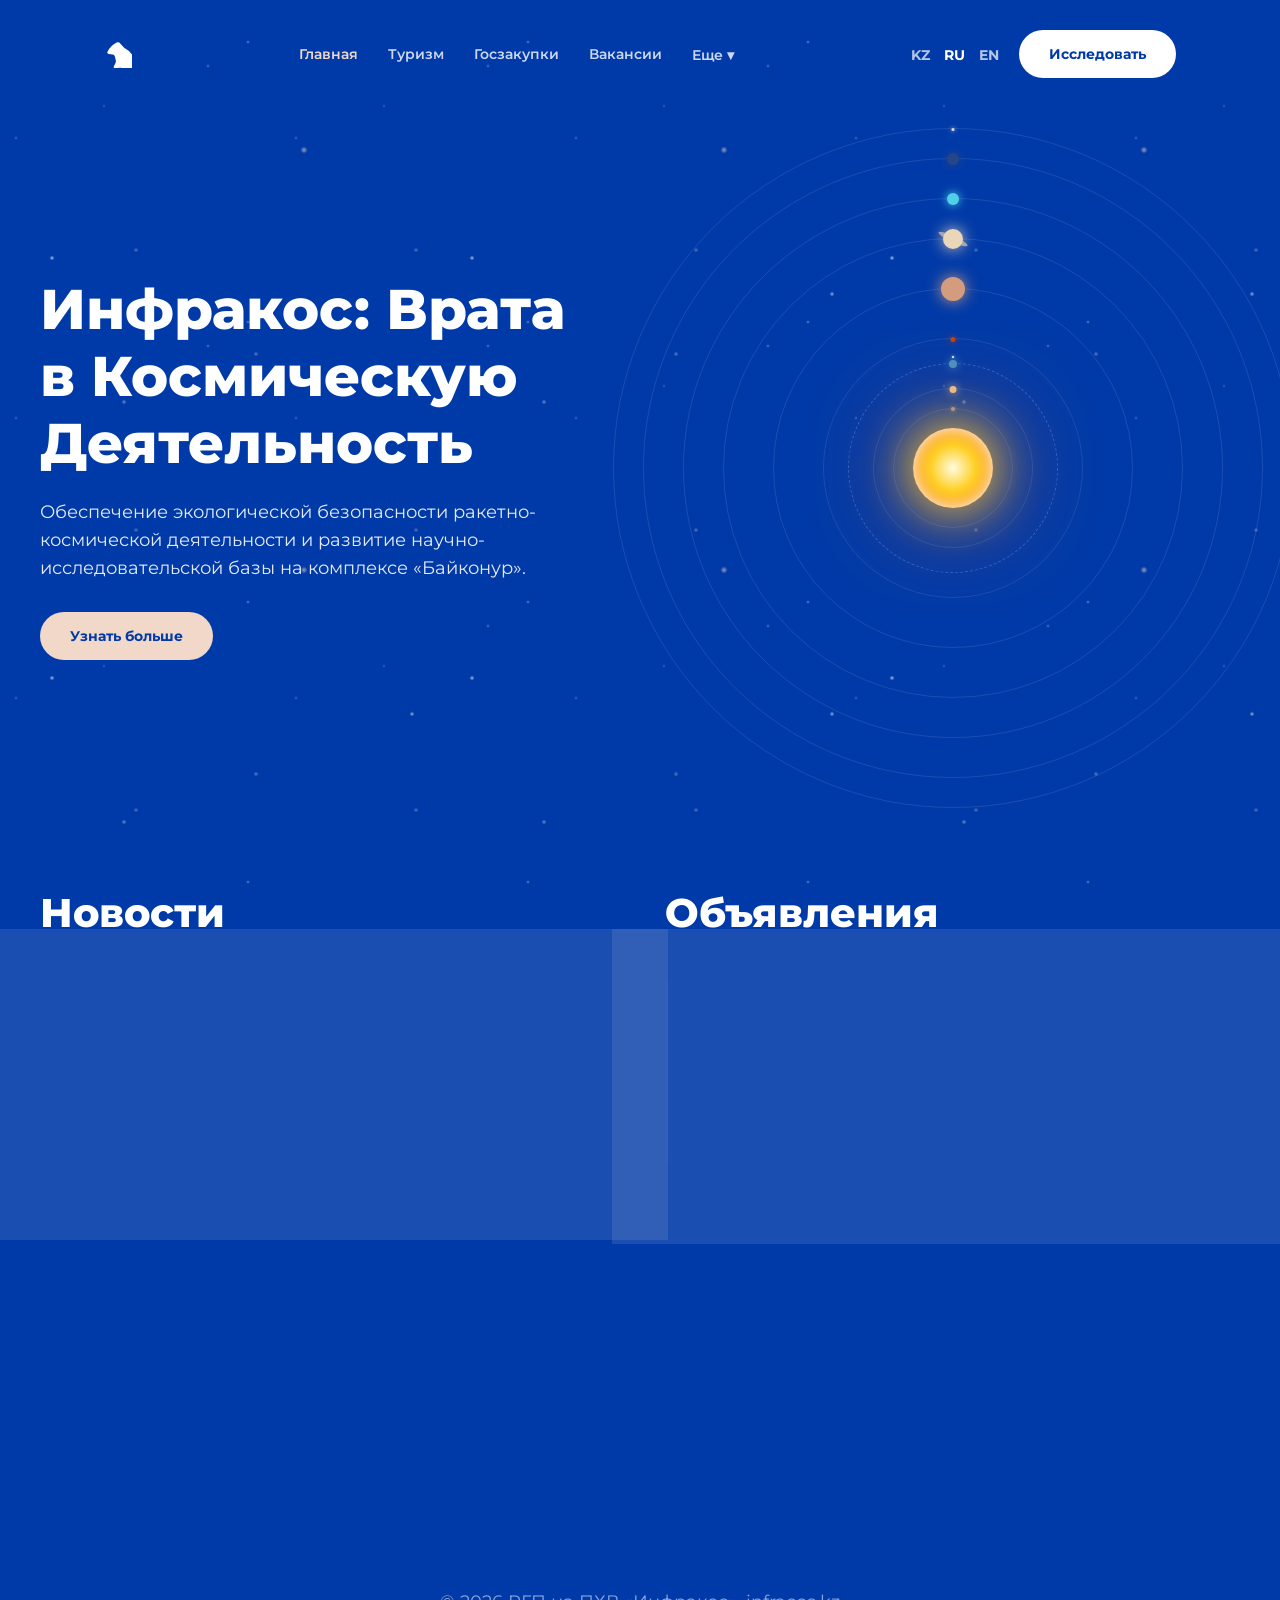
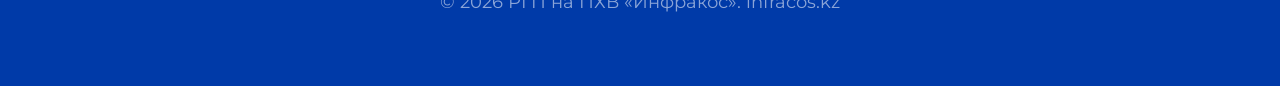
<file: index.html>
<!DOCTYPE html>
<html lang="ru">
<head>
    <meta charset="UTF-8">
    <meta name="viewport" content="width=device-width, initial-scale=1.0">
    <title>Инфракос — Официальный сайт</title>
    <link rel="stylesheet" href="style.css">
    <link href="https://fonts.googleapis.com/css2?family=Montserrat:wght@400;600;700;800&display=swap" rel="stylesheet">
</head>
<body>

    <div class="global-stars-wrapper">
        <div class="stars-layer stars-slow parallax-layer" data-speed="-1"></div>
        <div class="stars-layer stars-fast parallax-layer" data-speed="-2"></div>
    </div>

    <header class="header container">
        <div class="logo">
            <svg viewBox="0 0 24 24" fill="white" width="28" height="28"><path d="M13.13 2.21a2.82 2.82 0 0 0-2.26 0 17.5 17.5 0 0 0-7.85 7.85c-.4.82.16 1.76 1.05 1.88l3.43.49c.84.12 1.54.73 1.75 1.55l.8 3.22c.22.9.11 1.86-.3 2.68l-1.37 2.75c-.38.75.24 1.62 1.08 1.54l4.24-.42c1.07-.11 2.03.49 2.5 1.45l1.6 3.2c.4 1 .07 2.19-.8 2.74a17.43 17.43 0 0 0 8.08-8.08c1.37-2.73 1.37-5.94 0-8.67a17.5 17.5 0 0 0-7.85-7.85z"/></svg>
        </div>
        
        <nav class="nav-menu" id="navMenu">
            <a href="#home" data-i18n="nav_home">Главная</a>
            <a href="#tourism" data-i18n="nav_tourism">Туризм</a>
            <a href="#procurement" data-i18n="nav_procurement">Госзакупки</a>
            <a href="#vacancies" data-i18n="nav_vacancies">Вакансии</a>
            <div class="dropdown">
                <span class="dropdown-title" data-i18n="nav_more">Еще ▾</span>
                <div class="dropdown-content">
                    <a href="#management" data-i18n="nav_management">Руководство</a>
                    <a href="#departments" data-i18n="nav_departments">Отделы</a>
                    <a href="#realization" data-i18n="nav_realization">Реализация</a>
                    <a href="#compliance" data-i18n="nav_compliance">Комплаенс</a>
                    <a href="#contacts" data-i18n="nav_contacts">Контакты</a>
                </div>
            </div>
        </nav>

        <div class="header-right">
            <div class="lang-switch" id="langSwitch">
                <span data-lang="kz">KZ</span>
                <span data-lang="ru" class="active">RU</span>
                <span data-lang="en">EN</span>
            </div>
            <a href="#tourism" class="btn btn-white hidden-mobile" data-i18n="btn_explore" style="text-decoration:none;">Исследовать</a>
            <div class="burger-menu" id="burgerMenu">
                <span></span><span></span><span></span>
            </div>
        </div>
    </header>

    <main id="app-root"></main>

    <footer class="container text-center" style="padding: 40px 0; opacity: 0.6; position: relative; z-index: 10;">
        <p>&copy; 2026 РГП на ПХВ «Инфракос». infracos.kz</p>
    </footer>

    <template id="page-home">
        <section class="section hero-section container grid-2 align-center">
            <div class="text-content" style="position: relative; z-index: 10;">
                <h1 data-i18n="hero_title">Инфракос: Врата в Космическую Деятельность</h1>
                <p data-i18n="hero_desc">Обеспечение экологической безопасности ракетно-космической деятельности и развитие научно-исследовательской базы на комплексе «Байконур».</p>
                <div class="btns-group">
                    <a href="#tourism" class="btn btn-peach" data-i18n="btn_more" style="text-decoration:none;">Узнать больше</a>
                </div>
            </div>
            
            <div class="illustration-wrapper">
                <div class="parallax-layer" data-speed="1.5" style="width:100%; height:100%; display:flex; justify-content:center; align-items:center;">
                    <div class="solar-system-group">
                        <div class="sun"></div>
                        <div class="orbit orbit-1"><div class="planet planet-1"></div></div>
                        <div class="orbit orbit-2"><div class="planet planet-2"></div></div>
                        <div class="orbit orbit-3"><div class="planet planet-3"><div class="moon"></div></div></div>
                        <div class="orbit orbit-4"><div class="planet planet-4"></div></div>
                        <div class="orbit orbit-5"><div class="planet planet-5"></div></div>
                        <div class="orbit orbit-6"><div class="planet planet-6"></div></div>
                        <div class="orbit orbit-7"><div class="planet planet-7"></div></div>
                        <div class="orbit orbit-8"><div class="planet planet-8"></div></div>
                        <div class="orbit orbit-9"><div class="planet planet-9"></div></div>
                    </div>
                </div>
            </div>
        </section>

        <section class="section container grid-2" style="position: relative; z-index: 10;">
            <div>
                <h2 data-i18n="title_news">Новости</h2>
                <div class="card">
                    <div class="badge">15.03.2026</div>
                    <h3 data-i18n="news_1">Итоги научной конференции</h3>
                    <p data-i18n="news_1_desc">Обсуждение новых методов эко-контроля.</p>
                </div>
            </div>
            <div>
                <h2 data-i18n="title_ads">Объявления</h2>
                <div class="card">
                    <div class="badge" style="background: var(--peach); color: var(--bg-main);" data-i18n="tag_tender">Закупки</div>
                    <h3 data-i18n="ad_1">План закупок на II квартал</h3>
                    <a href="#procurement" class="btn btn-white" data-i18n="btn_explore" style="margin-top:15px; display:inline-block; text-decoration:none;">Подробнее</a>
                </div>
            </div>
        </section>
    </template>

    <template id="page-tourism">
        <section class="section container" style="position: relative; z-index: 10;">
            <h1 data-i18n="page_tourism_title">Туризм на комплексе «Байконур»</h1>
            <div class="grid-2" style="margin-bottom: 50px;">
                <div class="card"><h3 data-i18n="tour_obj1">Стартовые площадки</h3><p>Посещение исторических мест запуска.</p></div>
                <div class="card"><h3 data-i18n="tour_obj2">Музей космонавтики</h3><p>Уникальные экспонаты освоения космоса.</p></div>
            </div>
            <h2 data-i18n="tour_price">Прайс-лист</h2>
            <div class="card p-0" style="padding: 0; overflow-x: auto;">
                <table class="data-table">
                    <tr><th data-i18n="table_service">Услуга</th><th>Стоимость</th></tr>
                    <tr><td data-i18n="price_1">Посещение визит-центра</td><td>5 000 ₸</td></tr>
                    <tr><td data-i18n="price_2">Выезд на стартовый комплекс</td><td>25 000 ₸</td></tr>
                </table>
            </div>
        </section>
    </template>

    <template id="page-procurement">
        <section class="section container" style="position: relative; z-index: 10;">
            <h1 data-i18n="nav_procurement">Государственные закупки</h1>
            <div class="card" style="padding: 0; overflow-x: auto;">
                <table class="data-table">
                    <tr><th>№</th><th>Наименование</th><th>Статус</th></tr>
                    <tr><td>1</td><td>Закупка лабораторного оборудования</td><td style="color: #4CAF50;">Активен</td></tr>
                    <tr><td>2</td><td>Услуги клининга визит-центра</td><td style="color: #FF9800;">Завершен</td></tr>
                </table>
            </div>
        </section>
    </template>

    <template id="page-vacancies">
        <section class="section container" style="position: relative; z-index: 10;">
            <h1 data-i18n="nav_vacancies">Вакансии</h1>
            <div class="card">
                <h3>Инженер-эколог</h3>
                <p>Требования: высшее образование, опыт работы от 3 лет, знание экологического законодательства РК.</p>
                <button class="btn btn-peach" style="margin-top: 15px;">Откликнуться</button>
            </div>
        </section>
    </template>

    <template id="page-management"><section class="section container" style="position: relative; z-index: 10;"><h1 data-i18n="nav_management">Руководство</h1><div class="card"><p>Информация о руководстве предприятия.</p></div></section></template>
    <template id="page-departments"><section class="section container" style="position: relative; z-index: 10;"><h1 data-i18n="nav_departments">Отделы</h1><div class="card"><p>Научно-исследовательский отдел, Отдел туризма и др.</p></div></section></template>
    <template id="page-realization"><section class="section container" style="position: relative; z-index: 10;"><h1 data-i18n="nav_realization">Реализация</h1><div class="card"><p>Реализация активов предприятия.</p></div></section></template>
    <template id="page-compliance"><section class="section container" style="position: relative; z-index: 10;"><h1 data-i18n="nav_compliance">Комплаенс служба</h1><div class="card"><p>Противодействие коррупции и этика.</p></div></section></template>
    <template id="page-contacts">
        <section class="section container" style="position: relative; z-index: 10;">
            <h1 data-i18n="nav_contacts">Контакты</h1>
            <div class="card grid-2">
                <div><p><strong>Адрес:</strong> комплекс «Байконур»</p><p><strong>Сайт:</strong> infracos.kz</p></div>
            </div>
        </section>
    </template>

    <script src="script.js"></script>
</body>
</html>
</file>
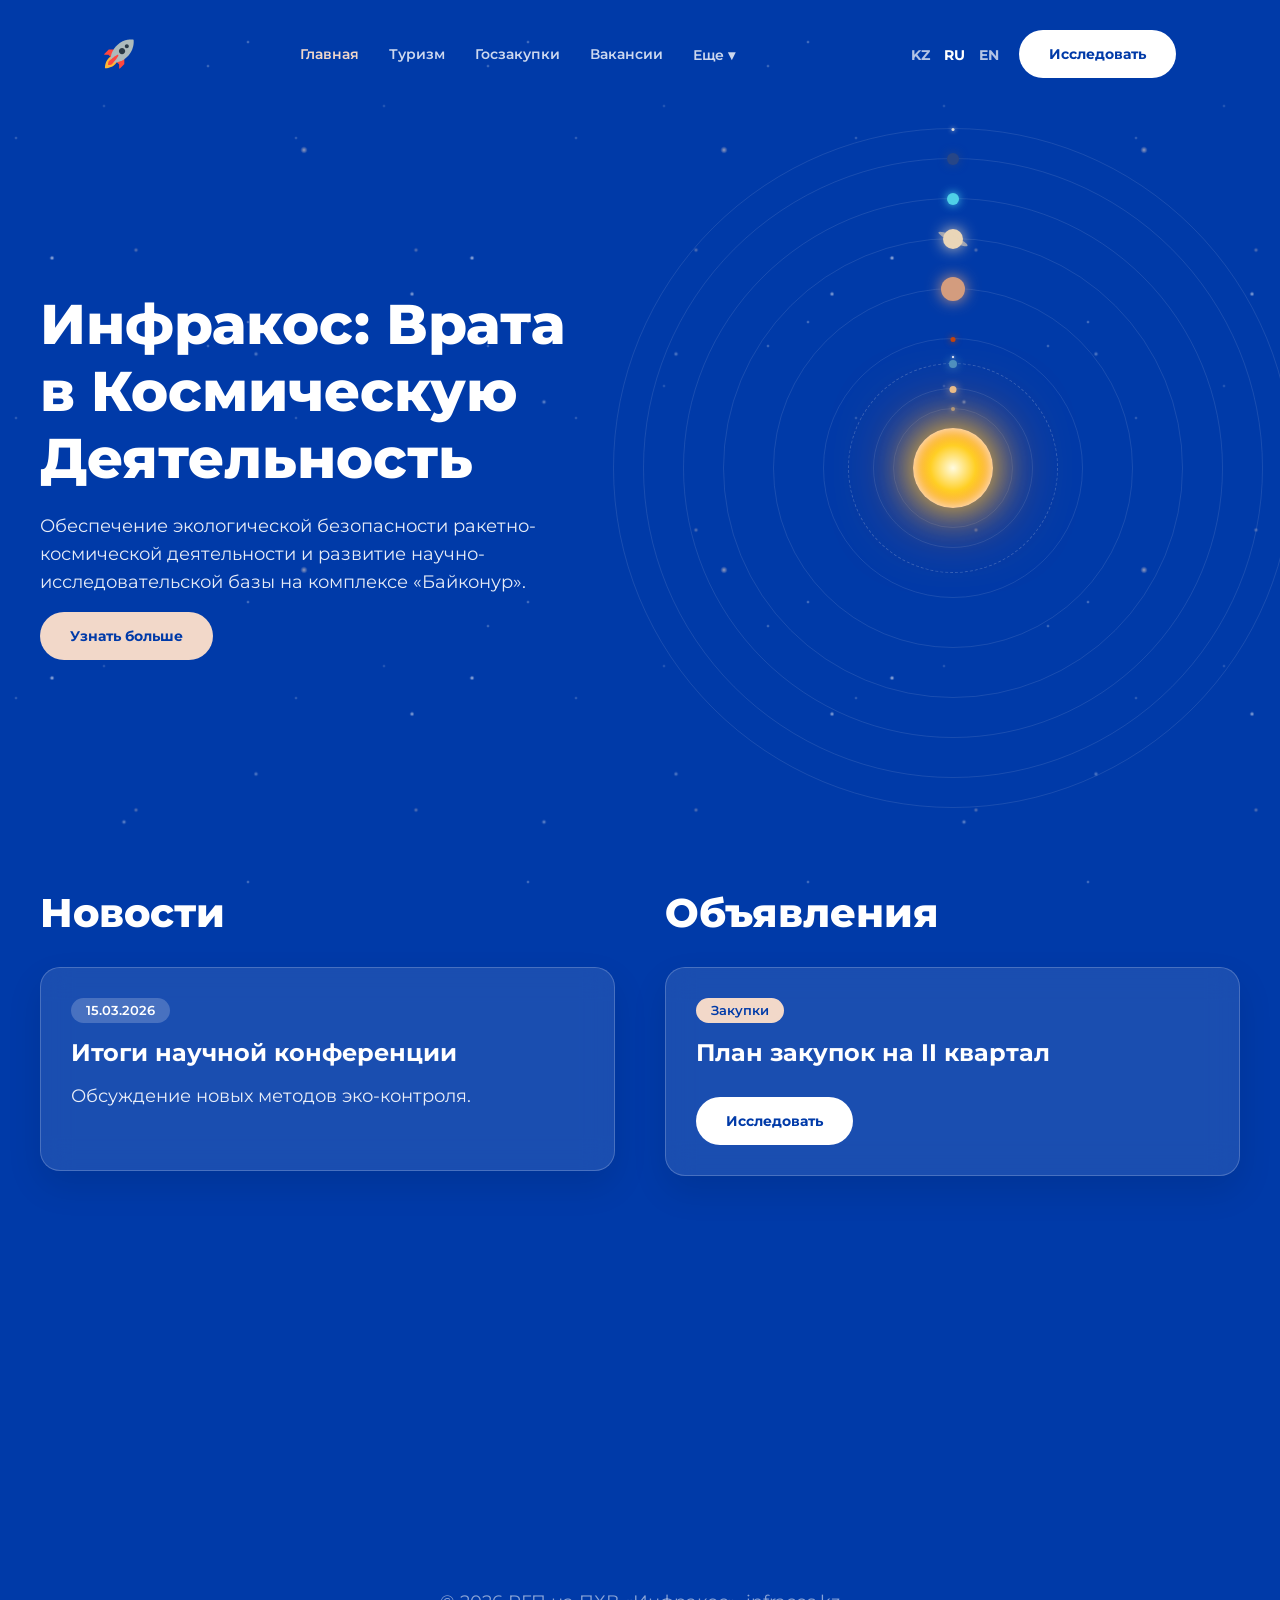
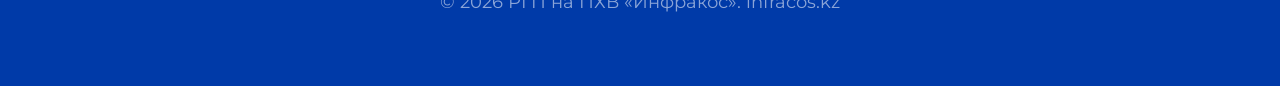
<file: infracos/index.html>
<!DOCTYPE html>
<html lang="ru">
<head>
    <meta charset="UTF-8">
    <meta name="viewport" content="width=device-width, initial-scale=1.0">
    <title>Инфракос — Официальный сайт</title>
    <link rel="stylesheet" href="style.css">
    <link href="https://fonts.googleapis.com/css2?family=Montserrat:wght@400;600;700;800&display=swap" rel="stylesheet">
</head>
<body>

    <div class="global-stars-wrapper">
        <div class="stars-layer stars-slow parallax-layer" data-speed="-1"></div>
        <div class="stars-layer stars-fast parallax-layer" data-speed="-2"></div>
    </div>

    <header class="header container">
        <div class="logo">
            <svg width="30px" height="30px" viewBox="0 0 512 512" xmlns="http://www.w3.org/2000/svg" xmlns:xlink="http://www.w3.org/1999/xlink" aria-hidden="true" role="img" class="iconify iconify--fxemoji" preserveAspectRatio="xMidYMid meet"><path fill="#FFB636" d="M204.854 309.75l.668 1.748c.208.564.522 1.32.791 2.115l.971 2.795c.38 1.069.689 2.149 1.094 3.4c.386 1.234.843 2.615 1.201 3.973l1.25 4.47c.412 1.558.758 3.122 1.175 4.826a162.186 162.186 0 0 1 3.798 22.366c.426 4.01.607 8.007.696 12.117c.006 4.028-.091 8.159-.468 12.194a101.15 101.15 0 0 1-1.825 11.94a84.231 84.231 0 0 1-3.351 11.379c-2.757 7.354-6.624 14.15-11.647 20.157c-2.485 3.031-5.389 5.734-8.266 8.533c-2.918 2.758-5.904 5.517-9.021 8.191a238.747 238.747 0 0 1-19.729 15.385c-6.908 4.858-14.174 9.358-21.627 13.487a259.059 259.059 0 0 1-11.347 5.865a260.232 260.232 0 0 1-11.582 5.217c-7.784 3.247-15.627 6.066-23.403 8.401a238.5 238.5 0 0 1-22.815 5.681c-14.714 2.934-28.219 4.137-38.257 4.394l-3.589.062l-3.223-.003l-5.218-.139l-3.345-.196l-1.182-.102l-.102-1.182l-.196-3.345l-.139-5.218l-.003-3.223l.062-3.589c.257-10.038 1.459-23.543 4.394-38.257a238.936 238.936 0 0 1 5.68-22.815c2.335-7.776 5.154-15.62 8.401-23.403a260.75 260.75 0 0 1 5.217-11.582c1.86-3.816 3.81-7.611 5.865-11.347c4.129-7.453 8.629-14.719 13.487-21.627a238.532 238.532 0 0 1 15.385-19.729c2.674-3.117 5.432-6.104 8.191-9.021c2.799-2.877 5.502-5.781 8.533-8.266c6.008-5.023 12.803-8.89 20.157-11.647a84.376 84.376 0 0 1 11.379-3.351a101.15 101.15 0 0 1 11.94-1.825c4.035-.377 8.167-.474 12.194-.468c4.11.088 8.106.27 12.117.696a162.035 162.035 0 0 1 22.366 3.798c1.703.416 3.267.763 4.826 1.175l4.47 1.25c1.358.359 2.74.815 3.973 1.201c1.252.404 2.331.714 3.4 1.094l2.795.971c.795.269 1.551.583 2.115.791c1.149.435 1.744.663 1.744.663z"></path><path fill="#FF473E" d="M76.86 181.752L4.346 254.266c-5.012 5.012-1.462 13.582 5.626 13.582h60.945c2.11 0 4.134.838 5.626 2.33l39.572 39.572l64.271-130.328h-97.9a7.952 7.952 0 0 0-5.626 2.33z"></path><path fill="#FF473E" d="M216.161 392.592l39.572 39.572a7.957 7.957 0 0 1 2.33 5.626v60.945c0 7.088 8.57 10.638 13.582 5.626l72.514-72.514a7.957 7.957 0 0 0 2.33-5.626v-97.9l-130.328 64.271z"></path><path fill="#ADBBBC" d="M505.647 17.875l.077.637c.047.419.139 1.065.205 1.862c.131 1.593.428 4.061.569 7.033c.452 6.114.756 14.721.543 25.076c-.207 10.361-.937 22.464-2.519 35.602c-.354 3.326-.859 6.619-1.347 10.041c-.453 3.457-1.098 6.834-1.687 10.373c-1.21 7.047-2.72 14.218-4.463 21.533a361.335 361.335 0 0 1-13.805 44.697c-5.738 15.021-12.624 30.025-20.695 44.6c-8.083 14.563-17.278 28.768-27.555 42.27c-10.263 13.515-21.594 26.34-33.751 38.338c-12.157 11.999-25.124 23.187-38.748 33.341c-3.407 2.537-6.834 5.032-10.338 7.419c-3.466 2.426-7.007 4.746-10.536 7.044c-7.092 4.562-14.334 8.831-21.651 12.837a361.966 361.966 0 0 1-44.669 20.626a372.522 372.522 0 0 1-44.644 13.858c-7.299 1.759-14.432 3.307-21.467 4.528l-5.179.933c-1.716.294-3.457.536-5.147.801l-5.015.765l-4.974.633c-13.067 1.653-25.09 2.463-35.375 2.746c-10.274.294-18.832.04-24.876-.343c-2.942-.111-5.394-.393-6.968-.504c-.789-.058-1.43-.145-1.844-.187l-.631-.07c-4.782-.533-8.409-4.329-8.919-8.919l-.07-.63c-.042-.414-.129-1.055-.187-1.844c-.111-1.574-.393-4.025-.504-6.968c-.382-6.044-.636-14.601-.343-24.876c.283-10.285 1.093-22.308 2.746-35.375l.633-4.974l.765-5.015c.265-1.69.508-3.43.801-5.147l.933-5.179c1.221-7.035 2.769-14.168 4.528-21.467a372.104 372.104 0 0 1 13.858-44.644a362.26 362.26 0 0 1 20.626-44.669c4.007-7.316 8.276-14.559 12.837-21.651c2.298-3.529 4.618-7.07 7.044-10.536c2.387-3.505 4.882-6.931 7.419-10.338c10.154-13.624 21.342-26.592 33.341-38.748c11.998-12.157 24.823-23.488 38.338-33.751c13.502-10.276 27.707-19.472 42.27-27.555c14.575-8.071 29.58-14.957 44.6-20.695a361.335 361.335 0 0 1 44.697-13.805c7.315-1.743 14.486-3.253 21.533-4.463c3.539-.589 6.916-1.234 10.373-1.687c3.422-.488 6.714-.994 10.041-1.347c13.138-1.582 25.241-2.312 35.602-2.519c10.355-.213 18.962.09 25.076.543c2.972.141 5.44.439 7.033.569c.797.066 1.443.157 1.862.205l.637.077c4.769.575 8.37 4.354 8.92 8.919z"></path><path fill="#FF473E" d="M243.106 271.497l.583 1.577c.325.981.763 2.392 1.065 3.964c.716 3.255.953 7.217-.341 10.663c-.638 1.732-1.818 3.176-2.929 4.922l-3.693 5.555l-8.865 13.312a1631.323 1631.323 0 0 1-10.652 15.587a1262.693 1262.693 0 0 1-12.115 17.172l-6.51 8.959l-6.764 9.085c-4.589 6.076-9.285 12.215-14.06 18.274a1161.386 1161.386 0 0 1-14.364 17.97c-4.781 5.885-9.469 11.692-14.083 17.235l-6.769 8.192c-2.242 2.646-4.281 5.389-6.649 7.677c-2.353 2.302-5.068 4.116-8.188 5.376c-3.093 1.287-6.479 2.133-9.753 2.923a195.747 195.747 0 0 1-18.695 3.482c-2.904.397-5.681.709-8.304.944c-2.609.248-5.133.347-7.345.506c-2.229.141-4.357.129-6.135.192c-1.805.036-3.43-.023-4.702-.025c-1.299-.029-2.337-.094-3.016-.117l-1.066-.072l-.072-1.066c-.023-.679-.088-1.718-.117-3.016c-.002-1.272-.061-2.896-.025-4.702c.062-1.779.051-3.906.192-6.135c.158-2.212.258-4.736.506-7.345c.234-2.622.546-5.4.944-8.304a195.747 195.747 0 0 1 3.482-18.695c.79-3.273 1.636-6.659 2.923-9.753c1.26-3.121 3.074-5.835 5.376-8.188c2.288-2.367 5.031-4.406 7.678-6.648l8.192-6.769c5.543-4.614 11.35-9.303 17.235-14.083c5.875-4.79 11.893-9.607 17.97-14.364c6.059-4.776 12.198-9.471 18.274-14.06l9.085-6.764l8.959-6.51a1271.61 1271.61 0 0 1 17.172-12.115c5.5-3.811 10.739-7.375 15.587-10.652l13.312-8.865l5.555-3.693c1.745-1.111 3.189-2.291 4.922-2.929c3.446-1.294 7.408-1.057 10.663-.341c1.572.302 2.983.74 3.964 1.065l1.573.579z"></path><path fill="#2B3B47" d="M362.113 206.66c0 29.917-24.253 54.17-54.17 54.17s-54.17-24.253-54.17-54.17s24.253-54.17 54.17-54.17s54.17 24.253 54.17 54.17zm27.229-115.881c-19.044 0-34.482 15.438-34.482 34.482s15.438 34.482 34.482 34.482s34.482-15.438 34.482-34.482s-15.438-34.482-34.482-34.482z"></path></svg>
        </div>
        <nav class="nav-menu">
            <a href="#home" data-i18n="nav_home">Главная</a>
            <a href="#tourism" data-i18n="nav_tourism">Туризм</a>
            <a href="#procurement" data-i18n="nav_procurement">Госзакупки</a>
            <a href="#vacancies" data-i18n="nav_vacancies">Вакансии</a>
            <div class="dropdown">
                <span class="dropdown-title" data-i18n="nav_more">Еще ▾</span>
                <div class="dropdown-content">
                    <a href="#management" data-i18n="nav_management">Руководство</a>
                    <a href="#departments" data-i18n="nav_departments">Отделы</a>
                    <a href="#realization" data-i18n="nav_realization">Реализация</a>
                    <a href="#compliance" data-i18n="nav_compliance">Комплаенс</a>
                    <a href="#contacts" data-i18n="nav_contacts">Контакты</a>
                </div>
            </div>
        </nav>
        <div class="header-right">
            <div class="lang-switch" id="langSwitch">
                <span data-lang="kz">KZ</span>
                <span data-lang="ru" class="active">RU</span>
                <span data-lang="en">EN</span>
            </div>
            <a href="#tourism" class="btn btn-white" data-i18n="btn_explore" style="text-decoration:none;">Исследовать</a>
        </div>
    </header>

    <main id="app-root"></main>

    <footer class="container text-center" style="padding: 40px 0; opacity: 0.6; position: relative; z-index: 10;">
        <p>&copy; 2026 РГП на ПХВ «Инфракос». infracos.kz</p>
    </footer>

    <template id="page-home">
        <section class="section hero-section container grid-2 align-center">
            <div class="text-content" style="position: relative; z-index: 10;">
                <h1 data-i18n="hero_title">Инфракос: Врата в Космическую Деятельность</h1>
                <p data-i18n="hero_desc">Обеспечение экологической безопасности ракетно-космической деятельности и развитие научно-исследовательской базы на комплексе «Байконур».</p>
                <div class="btns-group">
                    <a href="#tourism" class="btn btn-peach" data-i18n="btn_more" style="text-decoration:none;">Узнать больше</a>
                </div>
            </div>
            
            <div class="illustration-wrapper">
                <div class="solar-system-group parallax-layer" data-speed="1.5">
                    <div class="sun"></div>
                    <div class="orbit orbit-1"><div class="planet planet-1"></div></div> <div class="orbit orbit-2"><div class="planet planet-2"></div></div> <div class="orbit orbit-3"><div class="planet planet-3"><div class="moon"></div></div></div> <div class="orbit orbit-4"><div class="planet planet-4"></div></div> <div class="orbit orbit-5"><div class="planet planet-5"></div></div> <div class="orbit orbit-6"><div class="planet planet-6"></div></div> <div class="orbit orbit-7"><div class="planet planet-7"></div></div> <div class="orbit orbit-8"><div class="planet planet-8"></div></div> <div class="orbit orbit-9"><div class="planet planet-9"></div></div> </div>
            </div>
        </section>

        <section class="section container grid-2" style="position: relative; z-index: 10;">
            <div>
                <h2 data-i18n="title_news">Новости</h2>
                <div class="card">
                    <div class="badge">15.03.2026</div>
                    <h3 data-i18n="news_1">Итоги научной конференции</h3>
                    <p data-i18n="news_1_desc">Обсуждение новых методов эко-контроля.</p>
                </div>
            </div>
            <div>
                <h2 data-i18n="title_ads">Объявления</h2>
                <div class="card">
                    <div class="badge" style="background: var(--peach); color: var(--bg-main);" data-i18n="tag_tender">Закупки</div>
                    <h3 data-i18n="ad_1">План закупок на II квартал</h3>
                    <a href="#procurement" class="btn btn-white" data-i18n="btn_explore" style="margin-top:15px; display:inline-block; text-decoration:none;">Подробнее</a>
                </div>
            </div>
        </section>
    </template>

    <template id="page-tourism">
        <section class="section container" style="position: relative; z-index: 10;">
            <h1 data-i18n="page_tourism_title">Туризм на комплексе «Байконур»</h1>
            <div class="grid-2" style="margin-bottom: 50px;">
                <div class="card"><h3 data-i18n="tour_obj1">Стартовые площадки</h3><p>Посещение исторических мест запуска.</p></div>
                <div class="card"><h3 data-i18n="tour_obj2">Музей космонавтики</h3><p>Уникальные экспонаты освоения космоса.</p></div>
            </div>
            <h2 data-i18n="tour_price">Прайс-лист</h2>
            <div class="card" style="padding: 0; overflow: hidden;">
                <table class="data-table">
                    <tr><th data-i18n="table_service">Услуга</th><th>Стоимость</th></tr>
                    <tr><td data-i18n="price_1">Посещение визит-центра</td><td>5 000 ₸</td></tr>
                    <tr><td data-i18n="price_2">Выезд на стартовый комплекс</td><td>25 000 ₸</td></tr>
                </table>
            </div>
        </section>
    </template>

    <template id="page-procurement">
        <section class="section container" style="position: relative; z-index: 10;">
            <h1 data-i18n="nav_procurement">Государственные закупки</h1>
            <div class="card" style="padding: 0; overflow: hidden;">
                <table class="data-table">
                    <tr><th>№</th><th>Наименование</th><th>Статус</th></tr>
                    <tr><td>1</td><td>Закупка лабораторного оборудования</td><td style="color: #4CAF50;">Активен</td></tr>
                    <tr><td>2</td><td>Услуги клининга визит-центра</td><td style="color: #FF9800;">Завершен</td></tr>
                </table>
            </div>
        </section>
    </template>

    <template id="page-vacancies">
        <section class="section container" style="position: relative; z-index: 10;">
            <h1 data-i18n="nav_vacancies">Вакансии</h1>
            <div class="card">
                <h3>Инженер-эколог</h3>
                <p>Требования: высшее образование, опыт работы от 3 лет, знание экологического законодательства РК.</p>
                <button class="btn btn-peach" style="margin-top: 15px;">Откликнуться</button>
            </div>
        </section>
    </template>

    <template id="page-management"><section class="section container" style="position: relative; z-index: 10;"><h1 data-i18n="nav_management">Руководство</h1><div class="card"><p>Информация о руководстве предприятия.</p></div></section></template>
    <template id="page-departments"><section class="section container" style="position: relative; z-index: 10;"><h1 data-i18n="nav_departments">Отделы</h1><div class="card"><p>Научно-исследовательский отдел, Отдел туризма и др.</p></div></section></template>
    <template id="page-realization"><section class="section container" style="position: relative; z-index: 10;"><h1 data-i18n="nav_realization">Реализация</h1><div class="card"><p>Реализация активов предприятия.</p></div></section></template>
    <template id="page-compliance"><section class="section container" style="position: relative; z-index: 10;"><h1 data-i18n="nav_compliance">Комплаенс служба</h1><div class="card"><p>Противодействие коррупции и этика.</p></div></section></template>
    <template id="page-contacts">
        <section class="section container" style="position: relative; z-index: 10;">
            <h1 data-i18n="nav_contacts">Контакты</h1>
            <div class="card grid-2">
                <div><p><strong>Адрес:</strong> комплекс «Байконур»</p><p><strong>Сайт:</strong> infracos.kz</p></div>
            </div>
        </section>
    </template>

    <script src="script.js"></script>
</body>
</html>
</file>
<file: style.css>
/* ========================================= */
/* БАЗОВЫЕ ПЕРЕМЕННЫЕ                        */
/* ========================================= */
:root {
    --bg-main: #003aa8; /* Фирменный синий фон */
    --text-white: #ffffff;
    --text-muted: rgba(255, 255, 255, 0.7);
    --peach: #f2d8c9; /* Акцентный пудровый цвет */
    --peach-hover: #e6c5b3;
    --white-hover: #e0e0e0;
    --transition: 0.3s ease;
}

* { margin: 0; padding: 0; box-sizing: border-box; font-family: 'Montserrat', sans-serif; }
body { background-color: var(--bg-main); color: var(--text-white); overflow-x: hidden; min-height: 100vh; position: relative; }

/* ========================================= */
/* ПОЛНОЭКРАННЫЕ ЗВЕЗДЫ                      */
/* ========================================= */
.global-stars-wrapper {
    position: fixed; top: 0; left: 0; width: 100vw; height: 100vh;
    z-index: 0; pointer-events: none; overflow: hidden;
}

.stars-layer {
    position: absolute; top: -50%; left: -50%; width: 200%; height: 200%;
    background-image: 
        radial-gradient(2px 2px at 40px 70px, rgba(255,255,255,0.8), rgba(0,0,0,0)),
        radial-gradient(2px 2px at 150px 160px, rgba(255,255,255,0.6), rgba(0,0,0,0)),
        radial-gradient(2px 2px at 90px 40px, rgba(255,255,255,0.9), rgba(0,0,0,0)),
        radial-gradient(2px 2px at 260px 120px, rgba(255,255,255,0.5), rgba(0,0,0,0)),
        radial-gradient(3px 3px at 300px 300px, rgba(242,216,201,0.8), rgba(0,0,0,0)); 
    background-repeat: repeat; background-size: 350px 350px;
}

/* Звезды плывут сами по себе */
.stars-slow { animation: moveStars 60s linear infinite; opacity: 0.5; transform: scale(0.8); }
.stars-fast { animation: moveStars 30s linear infinite; opacity: 0.8; transform: scale(1.2); }

@keyframes moveStars { from { background-position: 0 0; } to { background-position: -700px 700px; } }

/* ========================================= */
/* СЕТКА И БАЗОВЫЕ КЛАССЫ                    */
/* ========================================= */
.container { max-width: 1200px; margin: 0 auto; padding: 0 5%; position: relative; z-index: 10; }
.grid-2 { display: grid; grid-template-columns: repeat(auto-fit, minmax(300px, 1fr)); gap: 50px; }
.align-center { align-items: center; }
.text-center { text-align: center; }
.section { padding: 60px 0; min-height: 80vh; }

/* ========================================= */
/* ШАПКА И НАВИГАЦИЯ                         */
/* ========================================= */
.header { display: flex; justify-content: space-between; align-items: center; padding: 30px 5%; position: relative; z-index: 100; }
.logo { display: flex; align-items: center; z-index: 101; }
.nav-menu { display: flex; gap: 30px; position: relative; }
.nav-menu a, .dropdown-title { color: var(--text-white); text-decoration: none; font-size: 0.9rem; font-weight: 600; transition: var(--transition); cursor: pointer; opacity: 0.8;}
.nav-menu a:hover, .nav-menu a.active, .dropdown-title:hover { opacity: 1; color: var(--peach); }

.dropdown { position: relative; }
.dropdown-content { display: none; position: absolute; top: 100%; left: 0; background: rgba(255,255,255,0.95); border-radius: 10px; min-width: 180px; box-shadow: 0 10px 30px rgba(0,0,0,0.2); padding: 10px 0; z-index: 100; }
.dropdown:hover .dropdown-content { display: block; }
.dropdown-content a { color: var(--bg-main); display: block; padding: 10px 20px; border-bottom: 1px solid #eee; opacity: 1; }
.dropdown-content a:hover { background: #f0f0f0; }

.header-right { display: flex; align-items: center; gap: 20px; z-index: 101; }
.lang-switch span { font-size: 0.85rem; font-weight: 700; color: var(--text-muted); cursor: pointer; margin-left: 10px; transition: var(--transition); }
.lang-switch span:hover, .lang-switch span.active { color: var(--text-white); }

.burger-menu { display: none; flex-direction: column; gap: 5px; cursor: pointer; }
.burger-menu span { width: 25px; height: 3px; background: var(--text-white); border-radius: 3px; transition: var(--transition); }
.hidden-mobile { display: inline-block; }

/* ========================================= */
/* КНОПКИ                                    */
/* ========================================= */
.btn { display: inline-block; padding: 15px 30px; border-radius: 30px; border: none; font-weight: 700; font-size: 0.9rem; cursor: pointer; transition: transform var(--transition), background var(--transition); text-align: center; }
.btn-white { background-color: var(--text-white); color: var(--bg-main); }
.btn-white:hover { background-color: var(--white-hover); transform: translateY(-3px); }
.btn-peach { background-color: var(--peach); color: var(--bg-main); }
.btn-peach:hover { background-color: var(--peach-hover); transform: translateY(-3px); }

/* ========================================= */
/* ТИПОГРАФИКА И КАРТОЧКИ (СТЕКЛО)           */
/* ========================================= */
h1 { font-size: 3.5rem; font-weight: 800; line-height: 1.2; margin-bottom: 20px; }
h2 { font-size: 2.5rem; font-weight: 800; margin-bottom: 30px; }
h3 { font-size: 1.5rem; margin-bottom: 15px; }
p { font-size: 1.1rem; color: var(--text-white); opacity: 0.9; line-height: 1.6; margin-bottom: 30px; font-weight: 400; }

.card { 
    background: rgba(255, 255, 255, 0.1); 
    backdrop-filter: blur(15px); 
    -webkit-backdrop-filter: blur(15px); 
    padding: 30px; 
    border-radius: 20px; 
    border: 1px solid rgba(255,255,255,0.2); 
    box-shadow: 0 15px 35px rgba(0,0,0,0.1); 
}
.badge { display: inline-block; padding: 5px 15px; background: rgba(255,255,255,0.2); border-radius: 20px; font-size: 0.8rem; font-weight: 600; margin-bottom: 15px; color: white;}

.data-table { width: 100%; border-collapse: collapse; min-width: 500px; } 
.data-table th, .data-table td { padding: 15px; text-align: left; border-bottom: 1px solid rgba(255,255,255,0.2); }
.data-table th { background: rgba(0,0,0,0.15); color: var(--peach); }

/* ========================================= */
/* ИЛЛЮСТРАЦИИ: СОЛНЕЧНАЯ СИСТЕМА            */
/* ========================================= */
.illustration-wrapper { position: relative; width: 100%; height: 600px; display: flex; justify-content: center; align-items: center; z-index: 1; }

.solar-system-group { position: relative; width: 100%; height: 100%; display: flex; justify-content: center; align-items: center; }

/* СОЛНЦЕ (С фиксом мерцания на мобильных) */
.sun { 
    position: absolute; 
    width: 80px; 
    height: 80px; 
    border-radius: 50%; 
    background: radial-gradient(circle, #fffbe0 0%, #ffcf24 40%, #f76b1c 100%); 
    box-shadow: 0 0 50px #ffcf24, 0 0 100px #f76b1c, inset 0 0 15px #fff; 
    animation: pulseSun 3s infinite alternate ease-in-out; 
    z-index: 10; 
    
    /* Фикс обрезки квадратом */
    -webkit-backface-visibility: hidden;
    backface-visibility: hidden;
    -webkit-transform: translate3d(0, 0, 0);
    transform: translate3d(0, 0, 0);
    will-change: transform;
}
@keyframes pulseSun { 
    0% { transform: scale(0.95); } 
    100% { transform: scale(1.05); } 
}

/* ОРБИТЫ */
.orbit { position: absolute; border: 1px solid rgba(255, 255, 255, 0.1); border-radius: 50%; animation: spin linear infinite; }
.orbit-1 { width: 120px; height: 120px; animation-duration: 2.4s; }  
.orbit-2 { width: 160px; height: 160px; animation-duration: 6.2s; }  
.orbit-3 { width: 210px; height: 210px; animation-duration: 10s; border-style: dashed; border-color: rgba(255,255,255,0.2); } 
.orbit-4 { width: 260px; height: 260px; animation-duration: 18.8s; } 
.orbit-5 { width: 360px; height: 360px; animation-duration: 118s; }  
.orbit-6 { width: 460px; height: 460px; animation-duration: 294s; }  
.orbit-7 { width: 540px; height: 540px; animation-duration: 840s; }  
.orbit-8 { width: 620px; height: 620px; animation-duration: 1648s;}  
.orbit-9 { width: 680px; height: 680px; animation-duration: 2480s;}  

@keyframes spin { 100% { transform: rotate(360deg); } }

/* ПЛАНЕТЫ */
.planet { position: absolute; border-radius: 50%; left: 50%; transform: translateX(-50%); }
.planet-1 { top: -2px; width: 4px; height: 4px; background: #999; box-shadow: 0 0 5px #999; } 
.planet-2 { top: -3.5px; width: 7px; height: 7px; background: #e8c396; box-shadow: 0 0 8px #e8c396; } 
.planet-3 { top: -4px; width: 8px; height: 8px; background: #4b90c2; box-shadow: 0 0 10px #4b90c2; } 
.planet-4 { top: -2.5px; width: 5px; height: 5px; background: #c1440e; box-shadow: 0 0 6px #c1440e; } 
.planet-5 { top: -12px; width: 24px; height: 24px; background: #d39c7e; box-shadow: 0 0 15px #d39c7e; } 
.planet-6 { top: -10px; width: 20px; height: 20px; background: #ead6b8; box-shadow: 0 0 15px #ead6b8; } 
.planet-7 { top: -6px; width: 12px; height: 12px; background: #4fd0e7; box-shadow: 0 0 10px #4fd0e7; } 
.planet-8 { top: -6px; width: 12px; height: 12px; background: #274687; box-shadow: 0 0 10px #274687; } 
.planet-9 { top: -1.5px; width: 3px; height: 3px; background: #dddddd; box-shadow: 0 0 4px #dddddd; } 

/* Кольцо Сатурна */
.planet-6::after { content: ""; position: absolute; top: 50%; left: 50%; width: 32px; height: 6px; background: rgba(234, 214, 184, 0.6); transform: translate(-50%, -50%) rotate(25deg); border-radius: 50%; }

/* Луна */
.moon { position: absolute; top: -4px; left: -4px; width: 16px; height: 16px; border-radius: 50%; animation: spin 1s linear infinite; }
.moon::after { content: ''; position: absolute; top: 0; left: 50%; width: 2px; height: 2px; background: #fff; border-radius: 50%; transform: translateX(-50%); box-shadow: 0 0 3px #fff; }

/* Анимации UI и Параллакс */
.fade-in { animation: fadeIn 0.4s ease-out forwards; }
@keyframes fadeIn { from { opacity: 0; transform: translateY(10px); } to { opacity: 1; transform: translateY(0); } }
.parallax-layer { will-change: transform; transition: transform 0.1s linear; }

/* ========================================= */
/* АДАПТИВНОСТЬ (МЕДИА-ЗАПРОСЫ)              */
/* ========================================= */

/* Планшеты */
@media (max-width: 1024px) {
    h1 { font-size: 2.8rem; }
    .solar-system-group { transform: scale(0.8); } 
}

/* Смартфоны */
@media (max-width: 768px) {
    .hidden-mobile { display: none !important; }
    .burger-menu { display: flex; }
    
    /* Мобильное меню */
    .nav-menu {
        position: absolute; top: 100%; left: 0; width: 100%;
        background: rgba(0, 58, 168, 0.95); backdrop-filter: blur(10px);
        flex-direction: column; gap: 0; align-items: flex-start;
        clip-path: polygon(0 0, 100% 0, 100% 0, 0 0); 
        transition: clip-path 0.4s ease; border-bottom: 1px solid rgba(255,255,255,0.1);
    }
    .nav-menu.active { clip-path: polygon(0 0, 100% 0, 100% 100%, 0 100%); }
    .nav-menu a, .dropdown-title { padding: 20px 5%; width: 100%; border-bottom: 1px solid rgba(255,255,255,0.05); }
    
    .dropdown { width: 100%; }
    .dropdown-content { position: static; box-shadow: none; background: rgba(0,0,0,0.2); min-width: 100%; padding: 0; display: none; }
    .dropdown:hover .dropdown-content { display: block; }
    .dropdown-content a { color: var(--text-white); padding-left: 10%; border-bottom: 1px solid rgba(255,255,255,0.05); }

    .burger-menu.active span:nth-child(1) { transform: translateY(8px) rotate(45deg); }
    .burger-menu.active span:nth-child(2) { opacity: 0; }
    .burger-menu.active span:nth-child(3) { transform: translateY(-8px) rotate(-45deg); }

    .grid-2 { grid-template-columns: 1fr; gap: 30px; }
    .hero-section { flex-direction: column; text-align: center; padding-top: 40px; }
    .btns-group { justify-content: center; }
    h1 { font-size: 2.2rem; }
    h2 { font-size: 2rem; }
    
    /* Центрируем и уменьшаем солнечную систему */
    .illustration-wrapper { height: 400px; margin-top: -30px; }
    .solar-system-group { transform: scale(0.6); } 
}

/* Узкие экраны */
@media (max-width: 480px) {
    h1 { font-size: 1.8rem; }
    .solar-system-group { transform: scale(0.45); } 
    .illustration-wrapper { height: 350px; }
    .btn { width: 100%; } 
}
</file>
<file: infracos/style.css>
:root {
    --bg-main: #003aa8; 
    --text-white: #ffffff;
    --text-muted: rgba(255, 255, 255, 0.7);
    --peach: #f2d8c9; 
    --peach-hover: #e6c5b3;
    --white-hover: #e0e0e0;
    --transition: 0.3s ease;
}

* { margin: 0; padding: 0; box-sizing: border-box; font-family: 'Montserrat', sans-serif; }
body { background-color: var(--bg-main); color: var(--text-white); overflow-x: hidden; min-height: 100vh; position: relative; }

/* ПОЛНОЭКРАННЫЕ ЗВЕЗДЫ */
.global-stars-wrapper {
    position: fixed;
    top: 0; left: 0; width: 100vw; height: 100vh;
    z-index: 0; pointer-events: none; overflow: hidden;
}

.stars-layer {
    position: absolute; top: -50%; left: -50%; width: 200%; height: 200%;
    background-image: 
        radial-gradient(2px 2px at 40px 70px, rgba(255,255,255,0.8), rgba(0,0,0,0)),
        radial-gradient(2px 2px at 150px 160px, rgba(255,255,255,0.6), rgba(0,0,0,0)),
        radial-gradient(2px 2px at 90px 40px, rgba(255,255,255,0.9), rgba(0,0,0,0)),
        radial-gradient(2px 2px at 260px 120px, rgba(255,255,255,0.5), rgba(0,0,0,0)),
        radial-gradient(3px 3px at 300px 300px, rgba(242,216,201,0.8), rgba(0,0,0,0)); 
    background-repeat: repeat; background-size: 350px 350px;
}
/* Звезды сами по себе плывут по орбите */
.stars-slow { animation: moveStars 60s linear infinite; opacity: 0.5; transform: scale(0.8); }
.stars-fast { animation: moveStars 30s linear infinite; opacity: 0.8; transform: scale(1.2); }

@keyframes moveStars { from { background-position: 0 0; } to { background-position: -700px 700px; } }

/* СЕТКА И БАЗОВЫЕ КЛАССЫ */
.container { max-width: 1200px; margin: 0 auto; padding: 0 5%; position: relative; z-index: 10; }
.grid-2 { display: grid; grid-template-columns: repeat(auto-fit, minmax(300px, 1fr)); gap: 50px; }
.align-center { align-items: center; }
.text-center { text-align: center; }
.section { padding: 60px 0; min-height: 80vh; }

/* ШАПКА */
.header { display: flex; justify-content: space-between; align-items: center; padding: 30px 5%; }
.logo { display: flex; align-items: center; }
.nav-menu { display: flex; gap: 30px; position: relative; }
.nav-menu a, .dropdown-title { color: var(--text-white); text-decoration: none; font-size: 0.9rem; font-weight: 600; transition: var(--transition); cursor: pointer; opacity: 0.8;}
.nav-menu a:hover, .nav-menu a.active, .dropdown-title:hover { opacity: 1; color: var(--peach); }

.dropdown { position: relative; }
.dropdown-content { display: none; position: absolute; top: 100%; left: 0; background: rgba(255,255,255,0.95); border-radius: 10px; min-width: 180px; box-shadow: 0 10px 30px rgba(0,0,0,0.2); padding: 10px 0; z-index: 100; }
.dropdown:hover .dropdown-content { display: block; }
.dropdown-content a { color: var(--bg-main); display: block; padding: 10px 20px; border-bottom: 1px solid #eee; opacity: 1; }
.dropdown-content a:hover { background: #f0f0f0; }

.header-right { display: flex; align-items: center; gap: 20px; }
.lang-switch span { font-size: 0.85rem; font-weight: 700; color: var(--text-muted); cursor: pointer; margin-left: 10px; transition: var(--transition); }
.lang-switch span:hover, .lang-switch span.active { color: var(--text-white); }

/* КНОПКИ */
.btn { padding: 15px 30px; border-radius: 30px; border: none; font-weight: 700; font-size: 0.9rem; cursor: pointer; transition: transform var(--transition), background var(--transition); }
.btn-white { background-color: var(--text-white); color: var(--bg-main); }
.btn-white:hover { background-color: var(--white-hover); transform: translateY(-3px); }
.btn-peach { background-color: var(--peach); color: var(--bg-main); }
.btn-peach:hover { background-color: var(--peach-hover); transform: translateY(-3px); }

/* ТИПОГРАФИКА И КАРТОЧКИ (Стекло) */
h1 { font-size: 3.5rem; font-weight: 800; line-height: 1.2; margin-bottom: 20px; }
h2 { font-size: 2.5rem; font-weight: 800; margin-bottom: 30px; }
h3 { font-size: 1.5rem; margin-bottom: 15px; }
p { font-size: 1.1rem; color: var(--text-white); opacity: 0.9; line-height: 1.6; margin-bottom: 30px; font-weight: 400; }

.card { background: rgba(255, 255, 255, 0.1); backdrop-filter: blur(15px); -webkit-backdrop-filter: blur(15px); padding: 30px; border-radius: 20px; border: 1px solid rgba(255,255,255,0.2); box-shadow: 0 15px 35px rgba(0,0,0,0.1); }
.badge { display: inline-block; padding: 5px 15px; background: rgba(255,255,255,0.2); border-radius: 20px; font-size: 0.8rem; font-weight: 600; margin-bottom: 15px; color: white;}

.data-table { width: 100%; border-collapse: collapse; }
.data-table th, .data-table td { padding: 15px; text-align: left; border-bottom: 1px solid rgba(255,255,255,0.2); }
.data-table th { background: rgba(0,0,0,0.15); color: var(--peach); }

/* ========================================= */
/* ИЛЛЮСТРАЦИИ: 9 ПЛАНЕТ СОЛНЕЧНОЙ СИСТЕМЫ */
/* ========================================= */
.illustration-wrapper { position: relative; width: 100%; height: 600px; display: flex; justify-content: center; align-items: center; z-index: 1; }

.solar-system-group {
    position: absolute; width: 100%; height: 100%;
    display: flex; justify-content: center; align-items: center;
}

/* СОЛНЦЕ */
.sun {
    position: absolute; width: 80px; height: 80px; border-radius: 50%;
    background: radial-gradient(circle, #fffbe0 0%, #ffcf24 40%, #f76b1c 100%);
    box-shadow: 0 0 40px #ffcf24, 0 0 80px #f76b1c, inset 0 0 15px #fff;
    animation: pulseSun 3s infinite alternate ease-in-out;
    z-index: 10;
}
@keyframes pulseSun {
    0% { transform: scale(1); box-shadow: 0 0 40px #ffcf24, 0 0 80px #f76b1c; }
    100% { transform: scale(1.05); box-shadow: 0 0 60px #ffcf24, 0 0 120px #f76b1c; }
}

/* ОРБИТЫ */
.orbit { position: absolute; border: 1px solid rgba(255, 255, 255, 0.1); border-radius: 50%; animation: spin linear infinite; }
.orbit-1 { width: 120px; height: 120px; animation-duration: 2.4s; }  
.orbit-2 { width: 160px; height: 160px; animation-duration: 6.2s; }  
.orbit-3 { width: 210px; height: 210px; animation-duration: 10s; border-style: dashed; border-color: rgba(255,255,255,0.2); } 
.orbit-4 { width: 260px; height: 260px; animation-duration: 18.8s; } 
.orbit-5 { width: 360px; height: 360px; animation-duration: 118s; }  
.orbit-6 { width: 460px; height: 460px; animation-duration: 294s; }  
.orbit-7 { width: 540px; height: 540px; animation-duration: 840s; }  
.orbit-8 { width: 620px; height: 620px; animation-duration: 1648s;}  
.orbit-9 { width: 680px; height: 680px; animation-duration: 2480s;}  

@keyframes spin { 100% { transform: rotate(360deg); } }

/* ПЛАНЕТЫ */
.planet { position: absolute; border-radius: 50%; left: 50%; transform: translateX(-50%); }

.planet-1 { top: -2px; width: 4px; height: 4px; background: #999; box-shadow: 0 0 5px #999; } 
.planet-2 { top: -3.5px; width: 7px; height: 7px; background: #e8c396; box-shadow: 0 0 8px #e8c396; } 
.planet-3 { top: -4px; width: 8px; height: 8px; background: #4b90c2; box-shadow: 0 0 10px #4b90c2; } 
.planet-4 { top: -2.5px; width: 5px; height: 5px; background: #c1440e; box-shadow: 0 0 6px #c1440e; } 
.planet-5 { top: -12px; width: 24px; height: 24px; background: #d39c7e; box-shadow: 0 0 15px #d39c7e; } 
.planet-6 { top: -10px; width: 20px; height: 20px; background: #ead6b8; box-shadow: 0 0 15px #ead6b8; } 
.planet-7 { top: -6px; width: 12px; height: 12px; background: #4fd0e7; box-shadow: 0 0 10px #4fd0e7; } 
.planet-8 { top: -6px; width: 12px; height: 12px; background: #274687; box-shadow: 0 0 10px #274687; } 
.planet-9 { top: -1.5px; width: 3px; height: 3px; background: #dddddd; box-shadow: 0 0 4px #dddddd; } 

/* Кольцо Сатурна */
.planet-6::after {
    content: ""; position: absolute; top: 50%; left: 50%;
    width: 32px; height: 6px; background: rgba(234, 214, 184, 0.6);
    transform: translate(-50%, -50%) rotate(25deg); border-radius: 50%;
}

/* Луна */
.moon { position: absolute; top: -4px; left: -4px; width: 16px; height: 16px; border-radius: 50%; animation: spin 1s linear infinite; }
.moon::after { content: ''; position: absolute; top: 0; left: 50%; width: 2px; height: 2px; background: #fff; border-radius: 50%; transform: translateX(-50%); box-shadow: 0 0 3px #fff; }

.fade-in { animation: fadeIn 0.4s ease-out forwards; }
@keyframes fadeIn { from { opacity: 0; transform: translateY(10px); } to { opacity: 1; transform: translateY(0); } }

/* Для JS-Параллакса */
.parallax-layer { will-change: transform; transition: transform 0.1s linear; }
</file>
